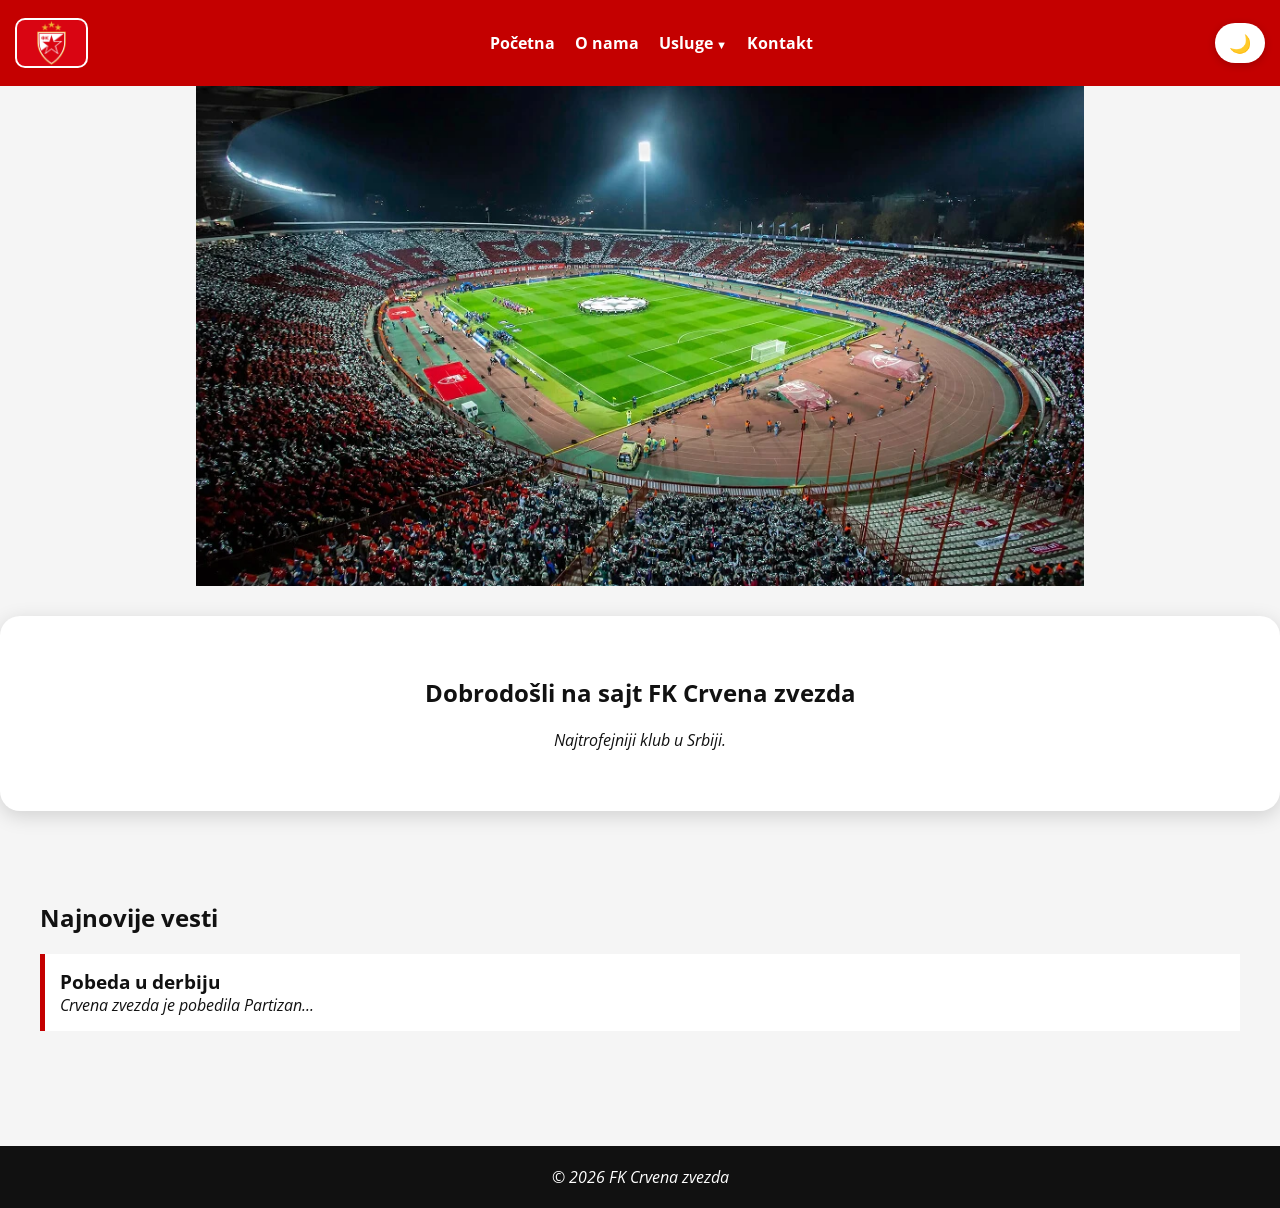
<file: index.html>
<!DOCTYPE html>
<html lang="sr">
<head>
  <meta charset="UTF-8">
  <meta name="viewport" content="width=device-width, initial-scale=1.0">

  <title>FK Crvena zvezda - Početna</title>

  <meta name="description" content="Sajt FK Crvena zvezda - informacije, vesti i istorija kluba">
  <meta name="keywords" content="fudbal, Crvena zvezda, stadion, utakmice">

  <link rel="stylesheet" href="css/style.css">
</head>

<body>

<header class="site-header">
  <a href="index.html" class="logo">
    <img src="slike/logo.png" alt="FK Crvena zvezda logo">
  </a>

  <button class="hamburger" onclick="promeniMeni()">
    <span></span>
    <span></span>
    <span></span>
  </button>

  
<nav id="navMenu" class="nav-menu">
    <ul>
      <li><a href="index.html">Početna</a></li>
      <li><a href="onama.html">O nama</a></li>
      <li class="dropdown">
        <a href="usluge.html" class="dropdown-toggle">Usluge</a>
        <ul class="dropdown-menu">
          <li><a href="usluge.html#dres">Dres</a></li>
          <li><a href="usluge.html#karte">Karte</a></li>
          <li><a href="usluge.html#clanarina">Članarina</a></li>
        </ul>
      </li>
      <li><a href="kontakt.html">Kontakt</a></li>
    </ul>
  </nav>

  <div id="themeToggle" class="theme-toggle" onclick="promeniTemu()">
    <span id="themeIcon">🌙</span>
  </div>
</header>

<section class="slider">
  <img src="slike/stadion.jpg" id="slika" alt="Stadion">
</section>

<section class="intro">
  <h1>Dobrodošli na sajt FK Crvena zvezda</h1>
  <p>Najtrofejniji klub u Srbiji.</p>
</section>

<section class="vesti">
  <h2>Najnovije vesti</h2>

  <article>
    <h3>Pobeda u derbiju</h3>
    <p>Crvena zvezda je pobedila Partizan...</p>
  </article>

</section>

<footer>
  <p>&copy; 2026 FK Crvena zvezda</p>
</footer>

<script src="js/script.js"></script>
</body>
</html>
</file>
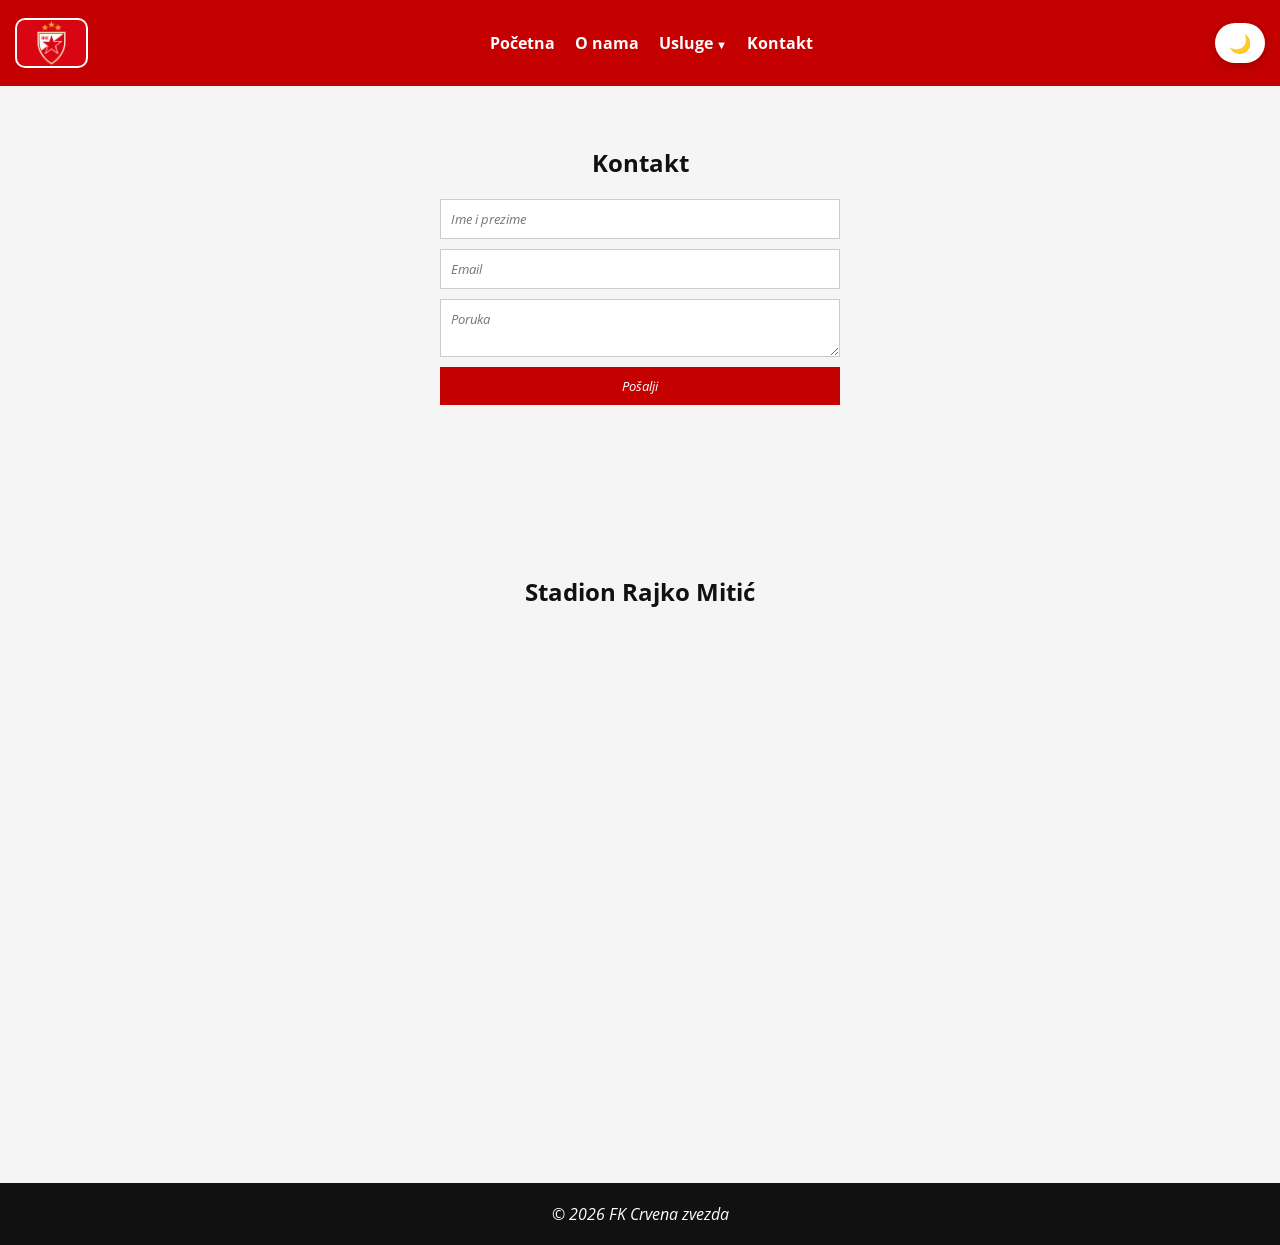
<file: kontakt.html>
<!DOCTYPE html>
<html lang="sr">

<head>
  <meta charset="UTF-8">
  <title>Kontakt - FK Crvena zvezda</title>
  <link rel="stylesheet" href="css/style.css">
</head>

<body>

<header class="site-header">
  <a href="index.html" class="logo">
    <img src="slike/logo.png" alt="FK Crvena zvezda logo">
  </a>

  <button class="hamburger" onclick="promeniMeni()">
    <span></span>
    <span></span>
    <span></span>
  </button>

  <nav id="navMenu" class="nav-menu">
    <ul>
      <li><a href="index.html">Početna</a></li>
      <li><a href="onama.html">O nama</a></li>
      <li class="dropdown">
        <a href="usluge.html" class="dropdown-toggle">Usluge</a>
        <ul class="dropdown-menu">
          <li><a href="usluge.html#dres">Dres</a></li>
          <li><a href="usluge.html#karte">Karte</a></li>
          <li><a href="usluge.html#clanarina">Članarina</a></li>
        </ul>
      </li>
      <li><a href="kontakt.html">Kontakt</a></li>
    </ul>
  </nav>

  <div id="themeToggle" class="theme-toggle" onclick="promeniTemu()">
    <span id="themeIcon">🌙</span>
  </div>
</header>


<section class="kontakt">

  <h1>Kontakt</h1>

  <form id="kontaktForm" novalidate>

  <input type="text" id="ime" placeholder="Ime i prezime">
  <input type="email" id="email" placeholder="Email">
  <textarea id="poruka" placeholder="Poruka"></textarea>

  <button type="submit">Pošalji</button>

</form>

<p id="status"></p>

</section>


<section class="mapa">

  <h2>Stadion Rajko Mitić</h2>

  <iframe src="https://www.google.com/maps/embed?pb=!1m18!1m12!1m3!1d2831.8823618619476!2d20.46235187606589!3d44.78320357107102!2m3!1f0!2f0!3f0!3m2!1i1024!2i768!4f13.1!3m3!1m2!1s0x475a7041959c645f%3A0xbe5027ea61470145!2z0KHRgtCw0LTQuNC-0L0g4oCe0KDQsNGY0LrQviDQnNC40YLQuNGb4oCd!5e0!3m2!1ssr!2srs!4v1781782030180!5m2!1ssr!2srs" width="600" height="450" style="border:0;" allowfullscreen="" loading="lazy" referrerpolicy="no-referrer-when-downgrade"></iframe>

</section>


<footer>
  <p>&copy; 2026 FK Crvena zvezda</p>
</footer>


<!-- JS ZA FORMU I TEMU -->
<script src="js/script.js"></script>

</body>

</html>
</file>
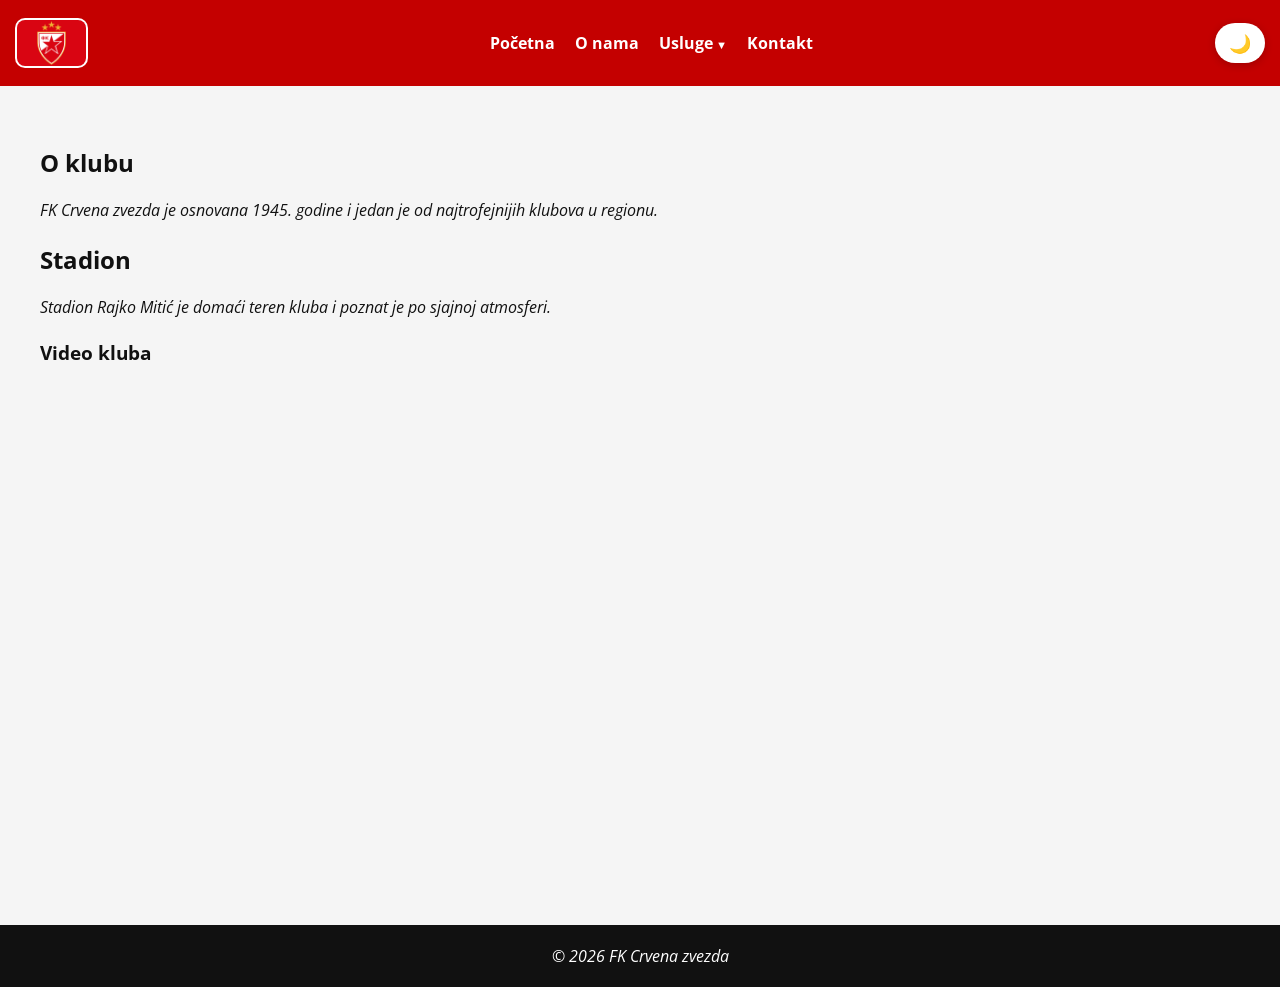
<file: onama.html>
<!DOCTYPE html>
<html lang="sr">
<head>
  <meta charset="UTF-8">
  <meta name="viewport" content="width=device-width, initial-scale=1.0">

  <title>O nama - FK Crvena zvezda</title>
  <link rel="stylesheet" href="css/style.css">
</head>

<body>

<header class="site-header">        
  <a href="index.html" class="logo">
    <img src="slike/logo.png" alt="FK Crvena zvezda logo">  
  </a>

  <button class="hamburger" onclick="promeniMeni()">
    <span></span>
    <span></span>
    <span></span>
  </button>

  <nav id="navMenu" class="nav-menu">
    <ul>
      <li><a href="index.html">Početna</a></li>
      <li><a href="onama.html">O nama</a></li>
      <li class="dropdown">
        <a href="usluge.html" class="dropdown-toggle">Usluge</a>
        <ul class="dropdown-menu">
          <li><a href="usluge.html#dres">Dres</a></li>
          <li><a href="usluge.html#karte">Karte</a></li>
          <li><a href="usluge.html#clanarina">Članarina</a></li>
        </ul>
      </li>
      <li><a href="kontakt.html">Kontakt</a></li>
    </ul>
  </nav>

  <div id="themeToggle" class="theme-toggle" onclick="promeniTemu()">
    <span id="themeIcon">🌙</span>
  </div>
</header>

<section>

  <h1>O klubu</h1>
  <p>
    FK Crvena zvezda je osnovana 1945. godine i jedan je od najtrofejnijih klubova u regionu.
  </p>
<br>
  <h2>Stadion</h2>
  <p>
    Stadion Rajko Mitić je domaći teren kluba i poznat je po sjajnoj atmosferi.
  </p>
<br>

  <h3>Video kluba</h3>

<div class="video">
<iframe width="100%" height="400" src="https://www.youtube-nocookie.com/embed/ZMvtW9VP22k" title="FK Crvena zvezda video" frameborder="0" allowfullscreen> </iframe>
</div>

</section>

<footer>
  <p>&copy; 2026 FK Crvena zvezda</p>
</footer>
<script src="js/script.js"></script>

</body>
</html>
</file>
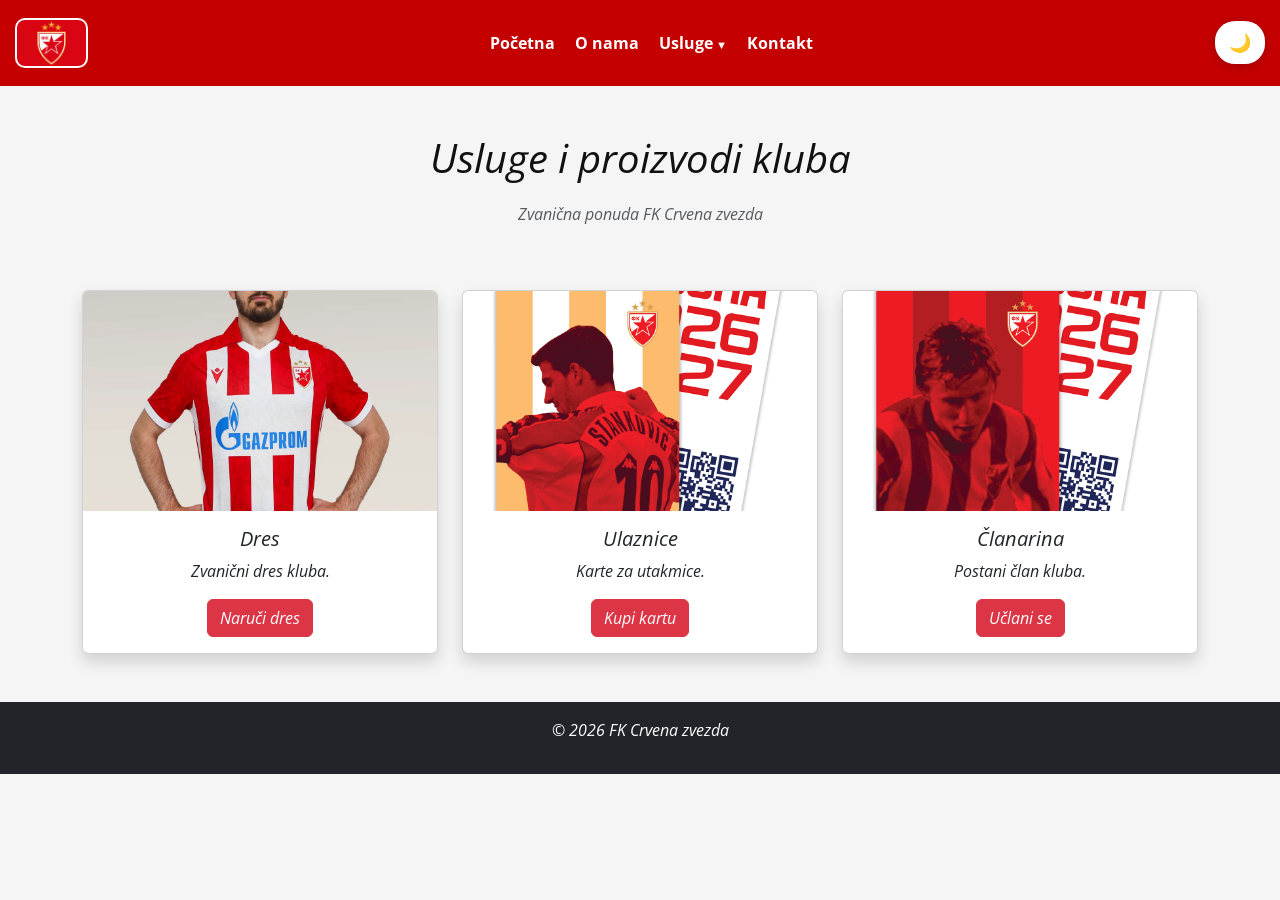
<file: usluge.html>
<!DOCTYPE html>
<html lang="sr">

<head>
  <meta charset="UTF-8">
  <meta name="viewport" content="width=device-width, initial-scale=1.0">

  <title>Usluge - FK Crvena zvezda</title>

  <link rel="stylesheet" href="css/bootstrap.min.css">

  <link rel="stylesheet" href="css/style.css">


</head>

<body>
<header class="site-header">        
  <a href="index.html" class="logo">
    <img src="slike/logo.png" alt="FK Crvena zvezda logo">
  </a>

  <button class="hamburger" onclick="promeniMeni()">
    <span></span>
    <span></span>
    <span></span>
  </button>

  <nav id="navMenu" class="nav-menu">
    <ul>
      <li><a href="index.html">Početna</a></li>
      <li><a href="onama.html">O nama</a></li>
      <li class="dropdown">
        <a href="usluge.html" class="custom-toggle">Usluge</a>       
        <ul class="dropdown-menu">
          <li><a href="usluge.html#dres">Dres</a></li>
          <li><a href="usluge.html#karte">Karte</a></li>
          <li><a href="usluge.html#clanarina">Članarina</a></li>
        </ul>
      </li>
      <li><a href="kontakt.html">Kontakt</a></li>
    </ul>
  </nav>

  <div id="themeToggle" class="theme-toggle" onclick="promeniTemu()">
    <span id="themeIcon">🌙</span>
  </div>
</header>

<div class="container text-center py-5">

  <h1>Usluge i proizvodi kluba</h1>
  <p class="text-muted">Zvanična ponuda FK Crvena zvezda</p>

</div>

<div class="container">

  <div class="row g-4">

    <div class="col-md-4">

      <div class="card shadow">

        <img src="slike/dres.png" class="card-img-top" alt="Dres">

        <div class="card-body text-center">

          <h5>Dres</h5>

          <p>Zvanični dres kluba.</p>

          <a href="https://www.redstarshop.rs/%D0%BF%D1%80%D0%BE%D0%B8%D0%B7%D0%B2%D0%BE%D0%B4/makron-domaci-dres-26-27/" class="btn btn-danger" target="_blank">Naruči dres</a>

        </div>

      </div>

    </div>

    <div class="col-md-4">

      <div class="card shadow">

        <img src="slike/karte.png" class="card-img-top" alt="Karte">

        <div class="card-body text-center">

          <h5>Ulaznice</h5>

          <p>Karte za utakmice.</p>

          <a href="https://crvenazvezda.iticket.rs/sr.html#fkcz-home-premium-standard" class="btn btn-danger" target="_blank">Kupi kartu</a>

        </div>

      </div>

    </div>

    <div class="col-md-4">

      <div class="card shadow">

        <img src="slike/clanarina.png" class="card-img-top" alt="Članarina">

        <div class="card-body text-center">

          <h5>Članarina</h5>

          <p>Postani član kluba.</p>

          <a href="https://crvenazvezda.iticket.rs/sr.html#fkcz-home-membership" class="btn btn-danger" target="_blank">Učlani se</a>

        </div>

      </div>

    </div>

  </div>

</div>

<footer class="bg-dark text-white text-center mt-5 p-3">
  <p>&copy; 2026 FK Crvena zvezda</p>
</footer>

<script src="js/bootstrap.bundle.min.js"></script>

<script src="js/script.js"></script>

</body>

</html>
</file>
<file: css/style.css>
html, body {
  overflow-x: hidden;
  overflow-y: scroll;
}

@font-face {
  font-family: 'Open Sans';
  src: url('../font/OpenSans-Italic-VariableFont_wdth\,wght.ttf') format('truetype');
  font-weight: 400;
  font-style: normal;
}

@font-face {
  font-family: 'Open Sans';
  src: url('../font/OpenSans-Bold.ttf') format('truetype');
  font-weight: 700;
  font-style: normal;
}

@font-face {
  font-family: 'Open Sans';
  src: url('../font/OpenSans-BoldItalic.ttf') format('truetype');
  font-weight: 700;
  font-style: italic;
}

* {
  margin: 0;
  padding: 0;
  box-sizing: border-box;
  font-family: 'Open Sans', Arial, sans-serif;
}

body {
  background: #f5f5f5;
  color: #111;
  transition: 0.3s;
}


.logo {
  font-size: 22px;
  font-weight: bold;
  letter-spacing: 2px;
}


nav ul {
  list-style: none;
  display: flex;
  gap: 20px;
}


nav ul li a {
  text-decoration: none;
  color: white;
  font-weight: bold;
  transition: 0.3s;
}


nav ul li a:hover {
  color: yellow;
  transform: scale(1.1);
}


.slider {
  width: 100%;
  height: 500px;
  display: flex;
  justify-content: center;
  align-items: center;
  overflow: hidden;
}


.slider img {
  width: 100%;
  height: 500px;
  object-fit: contain;
  border-radius: 15px;
  animation: fade 3s infinite;
  transition: 0.5s;
}

@keyframes fade {
  0% { opacity: 0.3; }
  50% { opacity: 1; }
  100% { opacity: 0.3; }
}


section {
  padding: 60px 40px;
  margin-bottom: 30px;
}


h1, h2 {
  margin-bottom: 20px;
}


.vesti article {
  background: white;
  padding: 15px;
  margin-bottom: 15px;
  border-left: 5px solid #c40000;
  transition: 0.3s;
}


.vesti article:hover {
  transform: translateX(10px);
  box-shadow: 0 5px 15px rgba(0,0,0,0.2);
}


form {
  display: flex;
  flex-direction: column;
  width: 300px;
}


input, textarea {
  margin-bottom: 10px;
  padding: 10px;
  border: 1px solid #ccc;
}


button {
  background: #c40000;
  color: white;
  padding: 10px;
  border: none;
  cursor: pointer;
  transition: 0.3s;
}

button:hover {
  background: darkred;
  transform: scale(1.05);
}


footer {
  background: #111;
  color: white;
  text-align: center;
  padding: 20px;
  margin-top: 40px;
}


@media (max-width: 768px) {

  nav ul {
    flex-direction: column;
    text-align: center;
  }


  .slider {
    height: 250px;
  }

  form {
    width: 100%;
  }
}


body.dark {

    background:#111;
    color:white;

}


body.dark .intro,
body.dark .vesti article,
body.dark .box {

    background:#222;
    color:white;

}


body.dark input,
body.dark textarea {

    background:#222;
    color:white;

}


img {
  transition: 0.3s;
}

img:hover {
  transform: scale(1.05);
  filter: brightness(1.1);
}


.intro {
text-align:center;
background:white;
border-radius:20px;
box-shadow:0 5px 20px rgba(0,0,0,0.15);
}

@keyframes fadeIn {
  from {
    opacity: 0;
    transform: translateY(20px);
  }

  to {
    opacity: 1;
    transform: translateY(0);
  }
}

.video {
  width: 100%;
  max-width: 900px;
  margin: 30px auto;
}

.video iframe {
  width: 100%;
  height: 400px;
  display: block;
}

.kontakt {
  display: flex;
  flex-direction: column;
  align-items: center;
  text-align: center;
}

.kontakt form {
  width: 100%;
  max-width: 400px;
}

.kontakt input,
.kontakt textarea {
  width: 100%;
  max-width: 400px;
  resize: vertical;
}

.mapa {
  text-align: center;
  margin-top: 40px;
}

.mapa iframe {
  border-radius: 12px;
}

#status {
  margin-top: 10px;
  font-weight: bold;
  text-align: center;
}

.logo img {
  height: 50px;
  transition: 0.3s;
  background: white;
  padding: 2px;
  border-radius: 10px;
}

.logo img:hover {
  transform: scale(1.1);
}

.theme-toggle {
  display: flex;
  align-items: center;
  justify-content: center;

  background: white;
  padding: 8px 14px;
  border-radius: 20px;

  box-shadow: 0 2px 8px rgba(0,0,0,0.2);

  cursor: pointer;
  transition: 0.3s;
  font-size: 18px;
}

.theme-toggle:hover {
  transform: scale(1.1);
}

.btn-danger:hover {
  transform: scale(1.05);
  transition: 0.2s;
}

.site-header {
  background: #c40000;
  color: white;
  padding: 15px;
  display: flex;
  justify-content: space-between;
  align-items: center;
}

.card {
  overflow: hidden;
}

.card img {
  width: 100%;
  height: 220px;
  object-fit: cover;
  display: block;
} 

.hamburger {
  display: none;
  flex-direction: column;
  background: none;
  border: none;
  cursor: pointer;
  gap: 5px;
  padding: 0;
}

.hamburger span {
  width: 25px;
  height: 3px;
  background: white;
  border-radius: 5px;
  transition: 0.3s;
}

.hamburger.active span:nth-child(1) {
  transform: rotate(45deg) translate(10px, 10px);
}

.hamburger.active span:nth-child(2) {
  opacity: 0;
}

.hamburger.active span:nth-child(3) {
  transform: rotate(-45deg) translate(7px, -7px);
}

@media (max-width: 768px) {
  .hamburger {
    display: flex;
  }

  .nav-menu {
    display: none;
    position: absolute;
    top: 70px;
    left: 0;
    width: 100%;
    background: #c40000;
    z-index: 999;
  }

  .nav-menu.active {
    display: block;
  }

  .nav-menu ul {
    flex-direction: column;
    gap: 0;
    margin: 0;
    padding: 0;
  }

  .nav-menu li {
    width: 100%;
    text-align: center;
  }

  .nav-menu a {
    display: block;
    padding: 15px;
    border-bottom: 1px solid rgba(255,255,255,0.2);
  }

  .site-header {
    position: relative;
  }
}

.dropdown {
  position: relative;
}

.dropdown-toggle::after {
  content: " ▼";
  font-size: 0.7rem;
}

.dropdown-menu {
  display: none;
  position: absolute;
  top: 100%;
  left: 0;
  background: #a00;
  list-style: none;
  padding: 10px 0;
  border-radius: 5px;
  min-width: 150px;
  z-index: 1000;
}

.dropdown:hover .dropdown-menu {
  display: block;
}

.dropdown-menu li {
  padding: 0;
}

.dropdown-menu a {
  display: block;
  padding: 10px 20px;
  color: white;
  text-decoration: none;
  transition: 0.2s;
}

.dropdown-menu a:hover {
  background: #c40000;
  padding-left: 25px;
}

.nav-menu ul { 
  margin: 0; 
  padding: 0; 
}

.custom-toggle::after { 
  content: " ▼"; 
  font-size: 0.7em;
}

.site-header {
    min-height: 85.6px;
    display: flex;
    align-items: center;
}

.site-header .logo {
    display: flex;
    align-items: center;
    margin-top: 0;
    margin-bottom: 0;
}

.site-header .logo img {
    display: block;
    max-height: 100%;
    width: auto;
}
</file>
